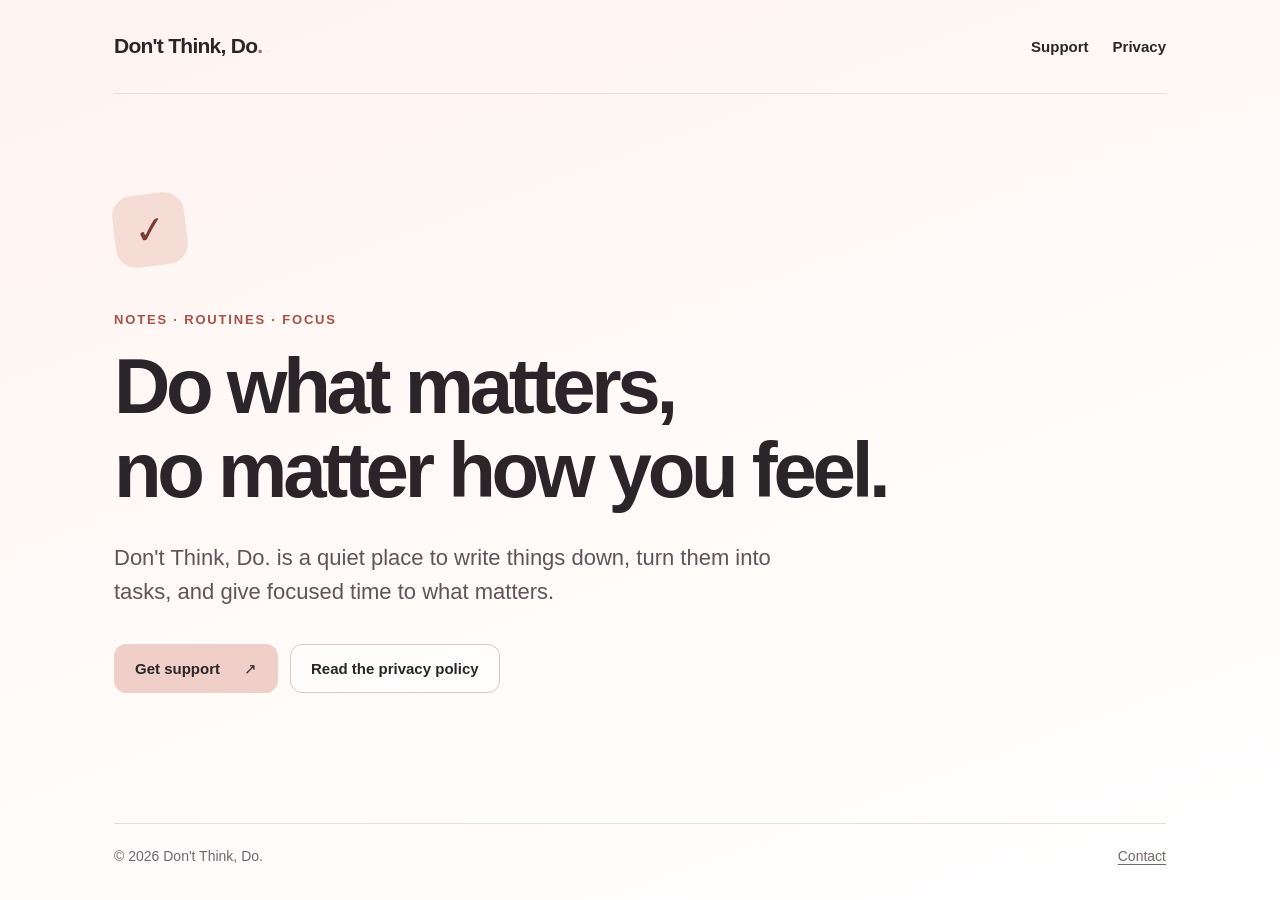
<file: index.html>
<!doctype html>
<html lang="en">
<head>
  <meta charset="utf-8">
  <meta name="viewport" content="width=device-width, initial-scale=1">
  <meta name="theme-color" content="#fff5f2">
  <meta name="description" content="Support and privacy information for Don't Think, Do., a notes, routines, and focus timer app.">
  <title>Don't Think, Do.</title>
  <link rel="stylesheet" href="styles.css">
</head>
<body>
  <div class="site-shell">
    <header class="site-header">
      <a class="brand" href="index.html" aria-label="Don't Think, Do. home">Don't Think, Do<span class="brand-period">.</span></a>
      <nav aria-label="Main navigation">
        <a href="support.html">Support</a>
        <a href="privacy.html">Privacy</a>
      </nav>
    </header>

    <main class="home-main">
      <div class="hero-mark" aria-hidden="true">✓</div>
      <p class="eyebrow">Notes · Routines · Focus</p>
      <h1>Do what matters,<br>no matter how you feel.</h1>
      <p class="intro">Don't Think, Do. is a quiet place to write things down, turn them into tasks, and give focused time to what matters.</p>
      <div class="action-row">
        <a class="button button-primary" href="support.html">Get support <span aria-hidden="true">↗</span></a>
        <a class="button button-secondary" href="privacy.html">Read the privacy policy</a>
      </div>
    </main>

    <footer class="site-footer">
      <span>© 2026 Don't Think, Do.</span>
      <a href="mailto:lovelitbud@gmail.com?subject=Don%27t%20Think%2C%20Do.%20Support">Contact</a>
    </footer>
  </div>
</body>
</html>
</file>
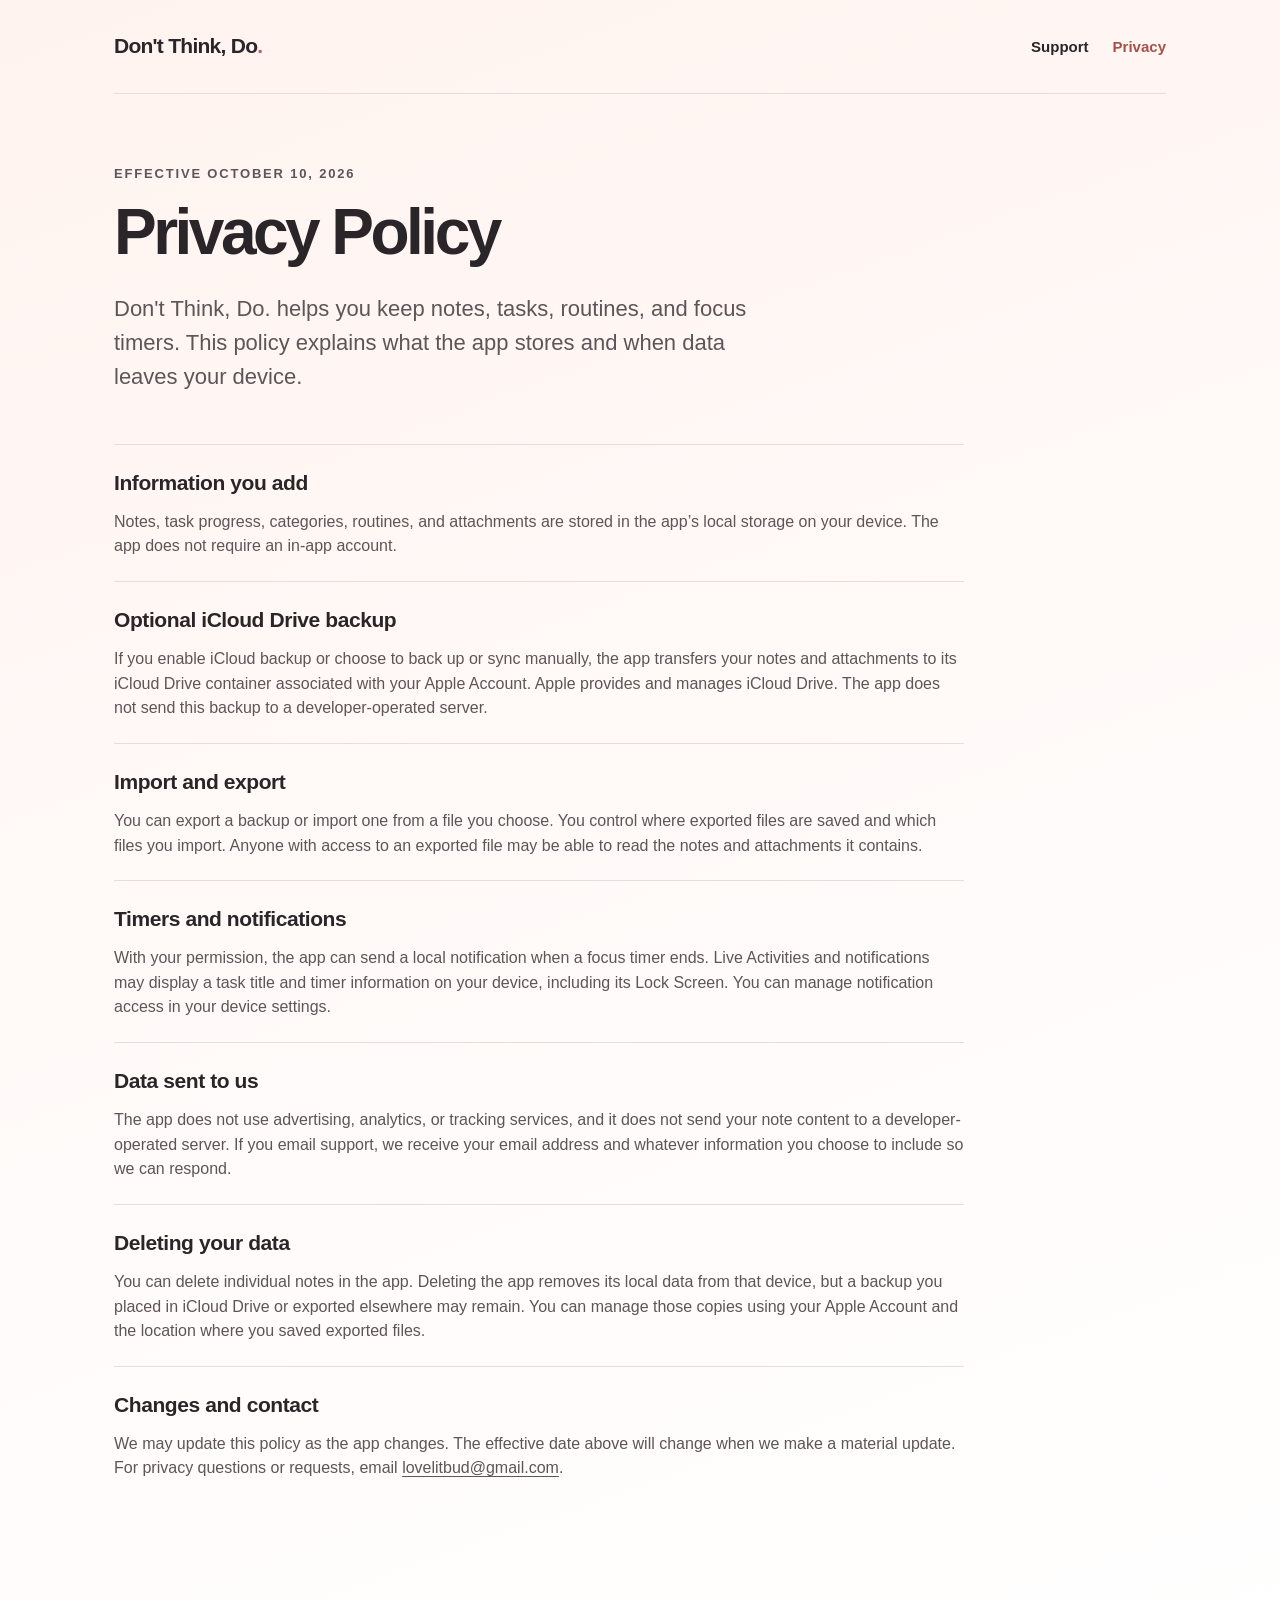
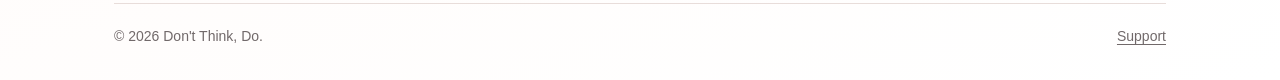
<file: privacy.html>
<!doctype html>
<html lang="en">
<head>
  <meta charset="utf-8">
  <meta name="viewport" content="width=device-width, initial-scale=1">
  <meta name="theme-color" content="#fff5f2">
  <meta name="description" content="Privacy Policy for the Don't Think, Do. notes and routines app.">
  <title>Privacy Policy · Don't Think, Do.</title>
  <link rel="stylesheet" href="styles.css">
</head>
<body>
  <div class="site-shell">
    <header class="site-header">
      <a class="brand" href="index.html" aria-label="Don't Think, Do. home">Don't Think, Do<span class="brand-period">.</span></a>
      <nav aria-label="Main navigation">
        <a href="support.html">Support</a>
        <a aria-current="page" href="privacy.html">Privacy</a>
      </nav>
    </header>

    <main class="document policy">
      <p class="eyebrow">Effective October 10, 2026</p>
      <h1>Privacy Policy</h1>
      <p class="lead">Don't Think, Do. helps you keep notes, tasks, routines, and focus timers. This policy explains what the app stores and when data leaves your device.</p>

      <section>
        <h2>Information you add</h2>
        <p>Notes, task progress, categories, routines, and attachments are stored in the app’s local storage on your device. The app does not require an in-app account.</p>
      </section>

      <section>
        <h2>Optional iCloud Drive backup</h2>
        <p>If you enable iCloud backup or choose to back up or sync manually, the app transfers your notes and attachments to its iCloud Drive container associated with your Apple Account. Apple provides and manages iCloud Drive. The app does not send this backup to a developer-operated server.</p>
      </section>

      <section>
        <h2>Import and export</h2>
        <p>You can export a backup or import one from a file you choose. You control where exported files are saved and which files you import. Anyone with access to an exported file may be able to read the notes and attachments it contains.</p>
      </section>

      <section>
        <h2>Timers and notifications</h2>
        <p>With your permission, the app can send a local notification when a focus timer ends. Live Activities and notifications may display a task title and timer information on your device, including its Lock Screen. You can manage notification access in your device settings.</p>
      </section>

      <section>
        <h2>Data sent to us</h2>
        <p>The app does not use advertising, analytics, or tracking services, and it does not send your note content to a developer-operated server. If you email support, we receive your email address and whatever information you choose to include so we can respond.</p>
      </section>

      <section>
        <h2>Deleting your data</h2>
        <p>You can delete individual notes in the app. Deleting the app removes its local data from that device, but a backup you placed in iCloud Drive or exported elsewhere may remain. You can manage those copies using your Apple Account and the location where you saved exported files.</p>
      </section>

      <section>
        <h2>Changes and contact</h2>
        <p>We may update this policy as the app changes. The effective date above will change when we make a material update. For privacy questions or requests, email <a href="mailto:lovelitbud@gmail.com?subject=Don%27t%20Think%2C%20Do.%20Privacy">lovelitbud@gmail.com</a>.</p>
      </section>
    </main>

    <footer class="site-footer">
      <span>© 2026 Don't Think, Do.</span>
      <a href="support.html">Support</a>
    </footer>
  </div>
</body>
</html>
</file>
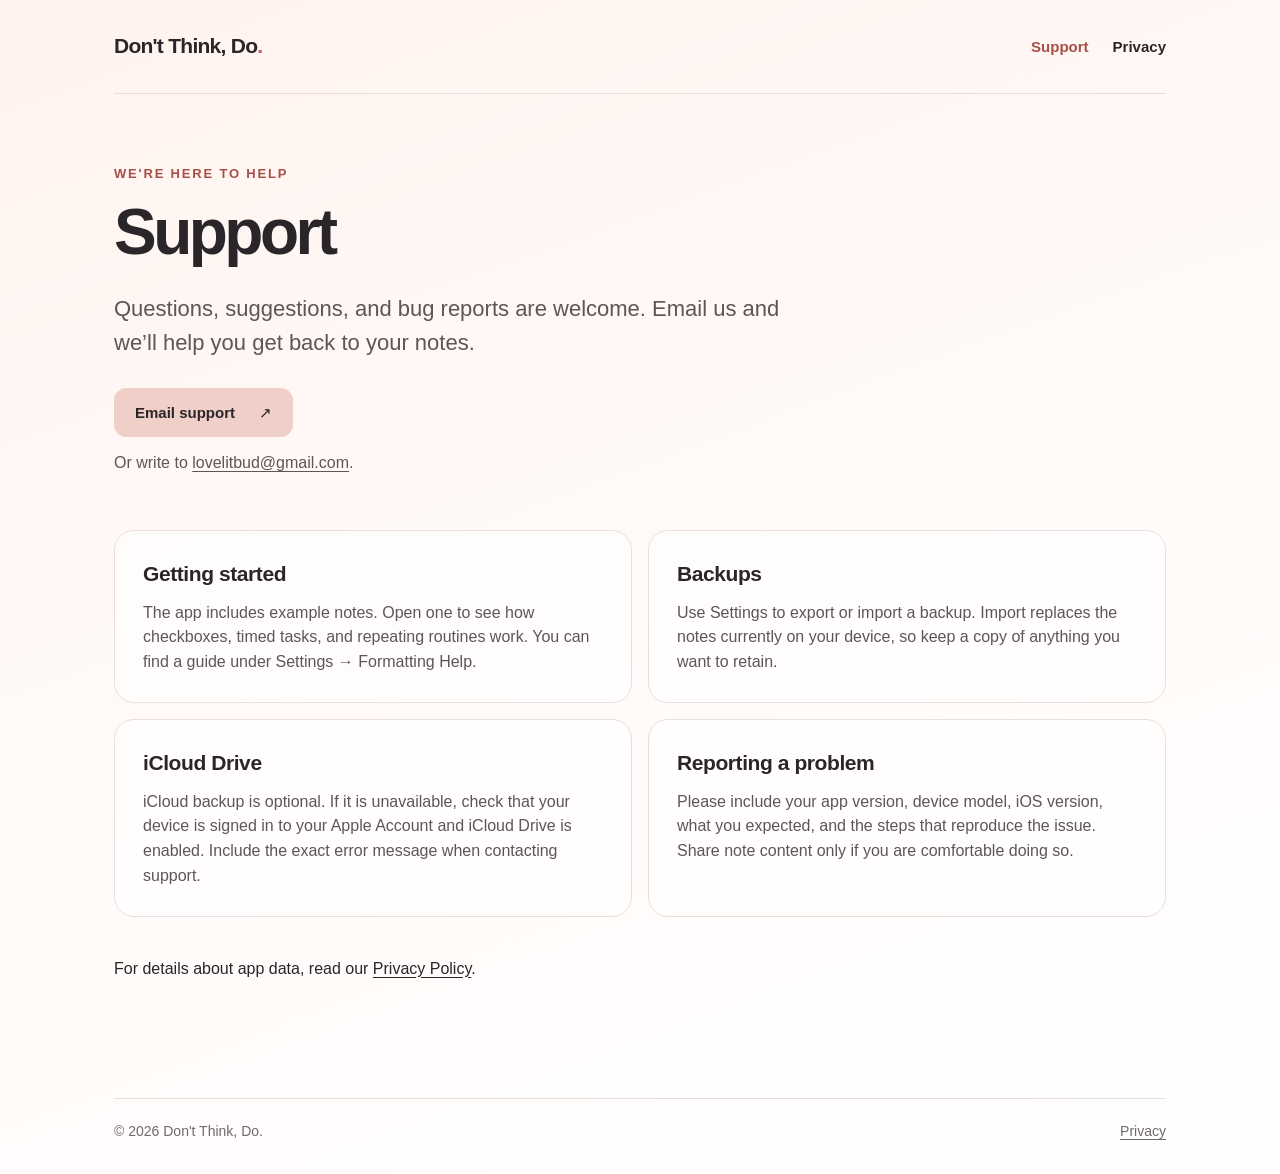
<file: support.html>
<!doctype html>
<html lang="en">
<head>
  <meta charset="utf-8">
  <meta name="viewport" content="width=device-width, initial-scale=1">
  <meta name="theme-color" content="#fff5f2">
  <meta name="description" content="Get help with Don't Think, Do., including notes, timers, backups, and iCloud Drive.">
  <title>Support · Don't Think, Do.</title>
  <link rel="stylesheet" href="styles.css">
</head>
<body>
  <div class="site-shell">
    <header class="site-header">
      <a class="brand" href="index.html" aria-label="Don't Think, Do. home">Don't Think, Do<span class="brand-period">.</span></a>
      <nav aria-label="Main navigation">
        <a aria-current="page" href="support.html">Support</a>
        <a href="privacy.html">Privacy</a>
      </nav>
    </header>

    <main class="document">
      <p class="eyebrow">We're here to help</p>
      <h1>Support</h1>
      <p class="lead">Questions, suggestions, and bug reports are welcome. Email us and we’ll help you get back to your notes.</p>
      <a class="button button-primary" href="mailto:lovelitbud@gmail.com?subject=Don%27t%20Think%2C%20Do.%20Support">Email support <span aria-hidden="true">↗</span></a>
      <p class="contact-address">Or write to <a href="mailto:lovelitbud@gmail.com">lovelitbud@gmail.com</a>.</p>

      <div class="document-grid">
        <section class="info-card">
          <h2>Getting started</h2>
          <p>The app includes example notes. Open one to see how checkboxes, timed tasks, and repeating routines work. You can find a guide under Settings → Formatting Help.</p>
        </section>
        <section class="info-card">
          <h2>Backups</h2>
          <p>Use Settings to export or import a backup. Import replaces the notes currently on your device, so keep a copy of anything you want to retain.</p>
        </section>
        <section class="info-card">
          <h2>iCloud Drive</h2>
          <p>iCloud backup is optional. If it is unavailable, check that your device is signed in to your Apple Account and iCloud Drive is enabled. Include the exact error message when contacting support.</p>
        </section>
        <section class="info-card">
          <h2>Reporting a problem</h2>
          <p>Please include your app version, device model, iOS version, what you expected, and the steps that reproduce the issue. Share note content only if you are comfortable doing so.</p>
        </section>
      </div>

      <p class="document-end">For details about app data, read our <a href="privacy.html">Privacy Policy</a>.</p>
    </main>

    <footer class="site-footer">
      <span>© 2026 Don't Think, Do.</span>
      <a href="privacy.html">Privacy</a>
    </footer>
  </div>
</body>
</html>
</file>
<file: styles.css>
:root {
  color-scheme: light dark;
  font-family: -apple-system, BlinkMacSystemFont, "Segoe UI", sans-serif;
  font-synthesis: none;
  line-height: 1.55;
  background: #fff8f6;
  color: #292529;
}

* { box-sizing: border-box; }

body {
  min-width: 320px;
  margin: 0;
  background: linear-gradient(160deg, #fff3ef 0%, #fffaf8 48%, #fff 100%);
}

a { color: inherit; text-underline-offset: 3px; }
a:focus-visible { outline: 3px solid #a76a65; outline-offset: 4px; border-radius: 3px; }

.site-shell {
  min-height: 100vh;
  max-width: 1180px;
  margin: 0 auto;
  padding: 0 clamp(22px, 5vw, 70px);
  display: flex;
  flex-direction: column;
}

.site-header {
  display: flex;
  align-items: center;
  justify-content: space-between;
  gap: 20px;
  padding: 30px 0;
  border-bottom: 1px solid #e8ddda;
}

.brand {
  font-size: 21px;
  font-weight: 700;
  letter-spacing: -.035em;
  text-decoration: none;
  white-space: nowrap;
}

.brand-period { color: #b96258; }

nav { display: flex; gap: 24px; }
nav a { font-size: 15px; font-weight: 600; text-decoration: none; }
nav a:hover, nav a[aria-current="page"] { color: #a65047; }

.home-main {
  flex: 1;
  display: flex;
  flex-direction: column;
  align-items: flex-start;
  justify-content: center;
  padding: 80px 0 110px;
}

.hero-mark {
  width: 72px;
  height: 72px;
  display: grid;
  place-items: center;
  margin-bottom: 44px;
  border-radius: 20px;
  background: #f5dcd5;
  color: #7a3935;
  font-size: 38px;
  font-weight: 800;
  transform: rotate(-7deg);
}

.eyebrow {
  margin: 0 0 14px;
  color: #a65047;
  font-size: 13px;
  font-weight: 750;
  letter-spacing: .14em;
  text-transform: uppercase;
}

h1 {
  max-width: 790px;
  margin: 0;
  font-size: clamp(42px, 7vw, 78px);
  font-weight: 720;
  letter-spacing: -.055em;
  line-height: 1.08;
}

.intro, .lead {
  max-width: 670px;
  color: #5d5557;
  font-size: clamp(18px, 2.4vw, 22px);
  line-height: 1.55;
}

.intro { margin: 28px 0 35px; }
.action-row { display: flex; flex-wrap: wrap; gap: 12px; }

.button {
  display: inline-flex;
  align-items: center;
  justify-content: center;
  gap: 24px;
  min-height: 48px;
  padding: 12px 20px;
  border: 1px solid #d8c8c4;
  border-radius: 12px;
  font-size: 15px;
  font-weight: 700;
  text-decoration: none;
  transition: background .15s ease, transform .15s ease;
}

.button:hover { transform: translateY(-2px); }
.button-primary { background: #efcfc7; border-color: #efcfc7; }
.button-primary:hover { background: #e7bcb0; }
.button-secondary { background: rgba(255, 255, 255, .64); }
.button-secondary:hover { background: #fff; }

.document { flex: 1; padding: 70px 0 100px; }
.document h1 { font-size: clamp(44px, 6vw, 64px); }
.document .lead { margin: 25px 0 28px; }
.contact-address { margin: 14px 0 50px; color: #5d5557; }

.document-grid {
  display: grid;
  grid-template-columns: repeat(2, minmax(0, 1fr));
  gap: 16px;
  margin-top: 54px;
}

.info-card {
  padding: 27px 28px;
  border: 1px solid #eadfdb;
  border-radius: 20px;
  background: rgba(255, 255, 255, .66);
}

h2 { margin: 0 0 10px; font-size: 21px; letter-spacing: -.02em; }
.info-card p, .policy p { color: #5d5557; }
.info-card p { margin: 0; }
.document-end { margin-top: 40px; }
.policy { max-width: 850px; }
.policy section { padding: 22px 0; border-top: 1px solid #e8ddda; }
.policy section:first-of-type { margin-top: 50px; }
.policy section p { margin: 0; }

.site-footer {
  display: flex;
  justify-content: space-between;
  gap: 20px;
  padding: 22px 0 32px;
  border-top: 1px solid #e8ddda;
  color: #71696a;
  font-size: 14px;
}

@media (max-width: 640px) {
  .site-header { padding: 22px 0; }
  .brand { font-size: 18px; }
  nav { gap: 14px; }
  nav a { font-size: 14px; }
  .home-main { padding: 80px 0 100px; }
  .hero-mark { margin-bottom: 30px; }
  .document { padding: 56px 0 80px; }
  .document-grid { grid-template-columns: 1fr; }
  .info-card { padding: 23px; }
}

@media (prefers-color-scheme: dark) {
  :root { background: #30323f; color: #ead6e7; }
  body { background: linear-gradient(160deg, #762119 0%, #512b2b 50%, #30323f 100%); }
  .site-header, .site-footer, .policy section { border-color: #765b60; }
  .brand-period, .eyebrow, nav a:hover, nav a[aria-current="page"] { color: #f0aca4; }
  .intro, .lead, .contact-address, .info-card p, .policy p, .site-footer { color: #dccbd3; }
  .hero-mark { background: #792b26; color: #ffd3c8; }
  .button { border-color: #aa7b7c; }
  .button-primary { background: #ad655e; border-color: #ad655e; color: #fff; }
  .button-primary:hover { background: #c0756c; }
  .button-secondary { background: rgba(255, 255, 255, .08); }
  .button-secondary:hover { background: rgba(255, 255, 255, .15); }
  .info-card { background: rgba(255, 255, 255, .07); border-color: #765b60; }
}
</file>
